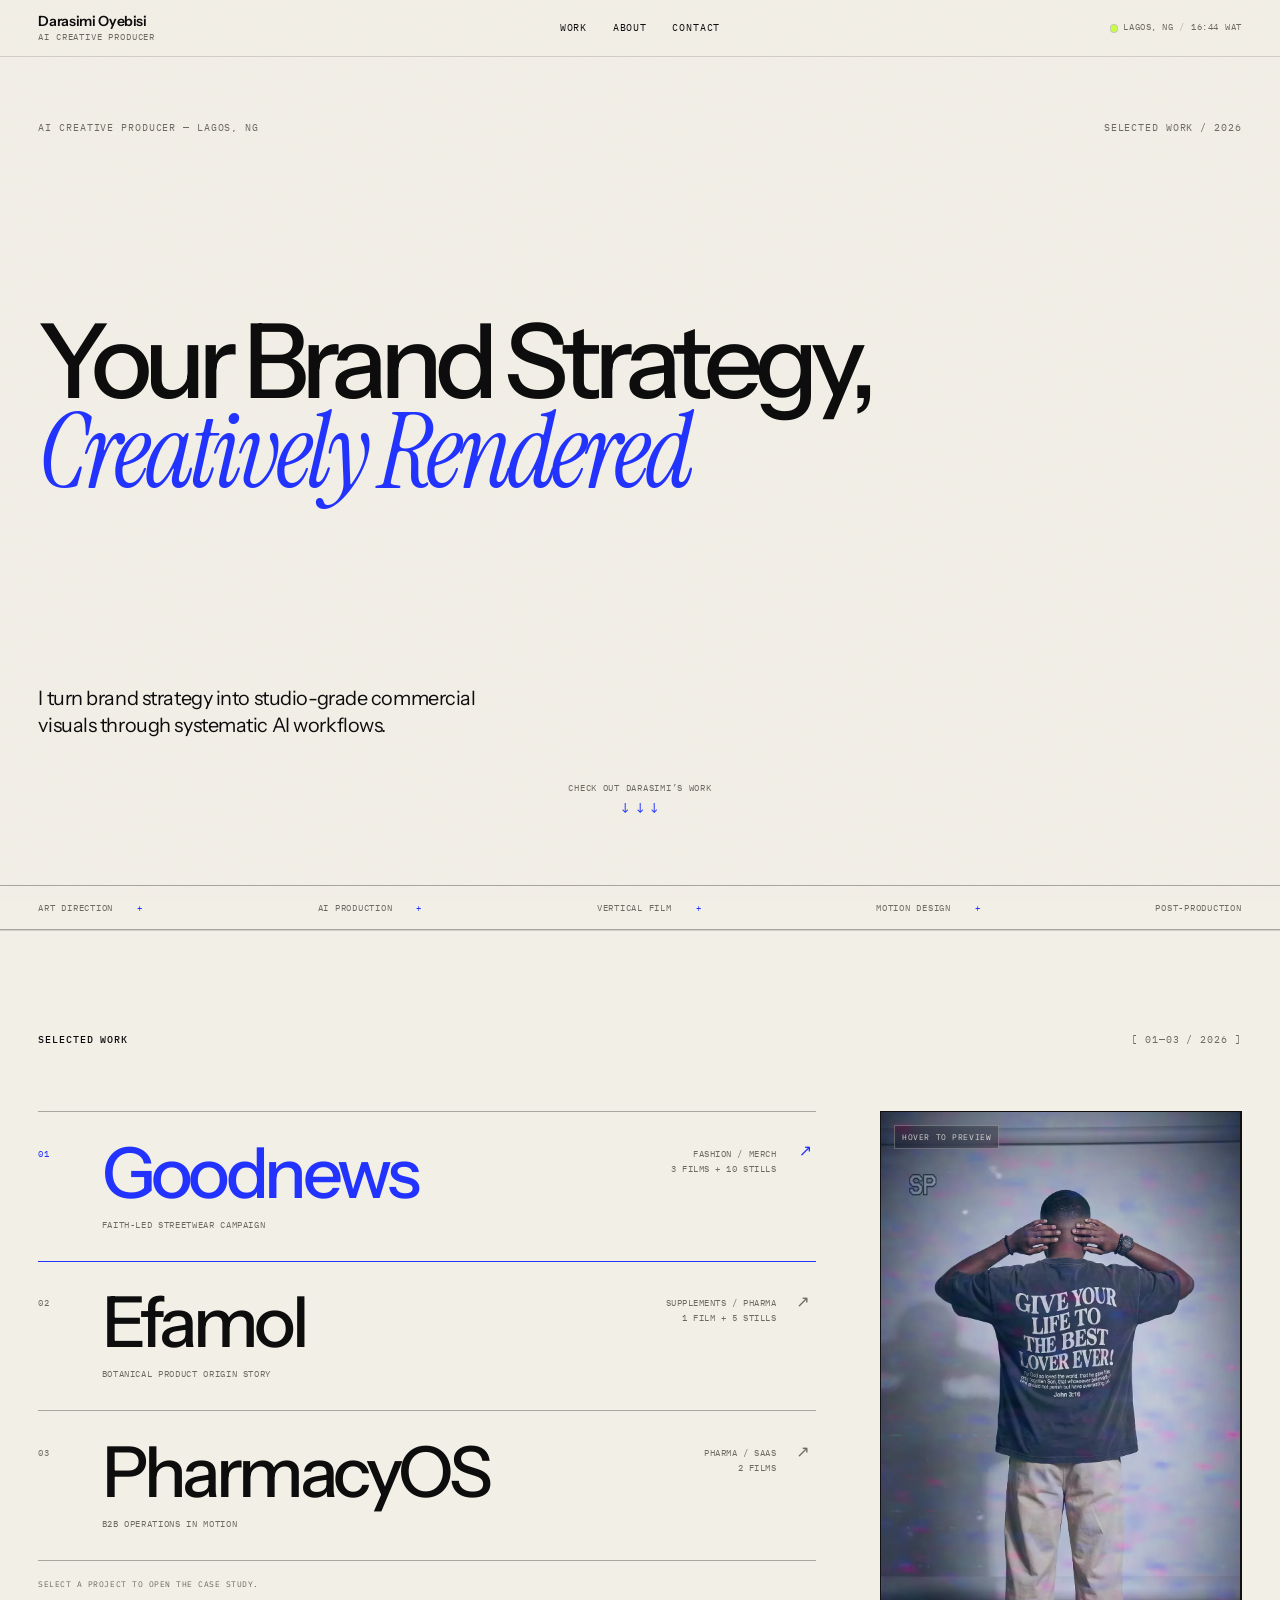
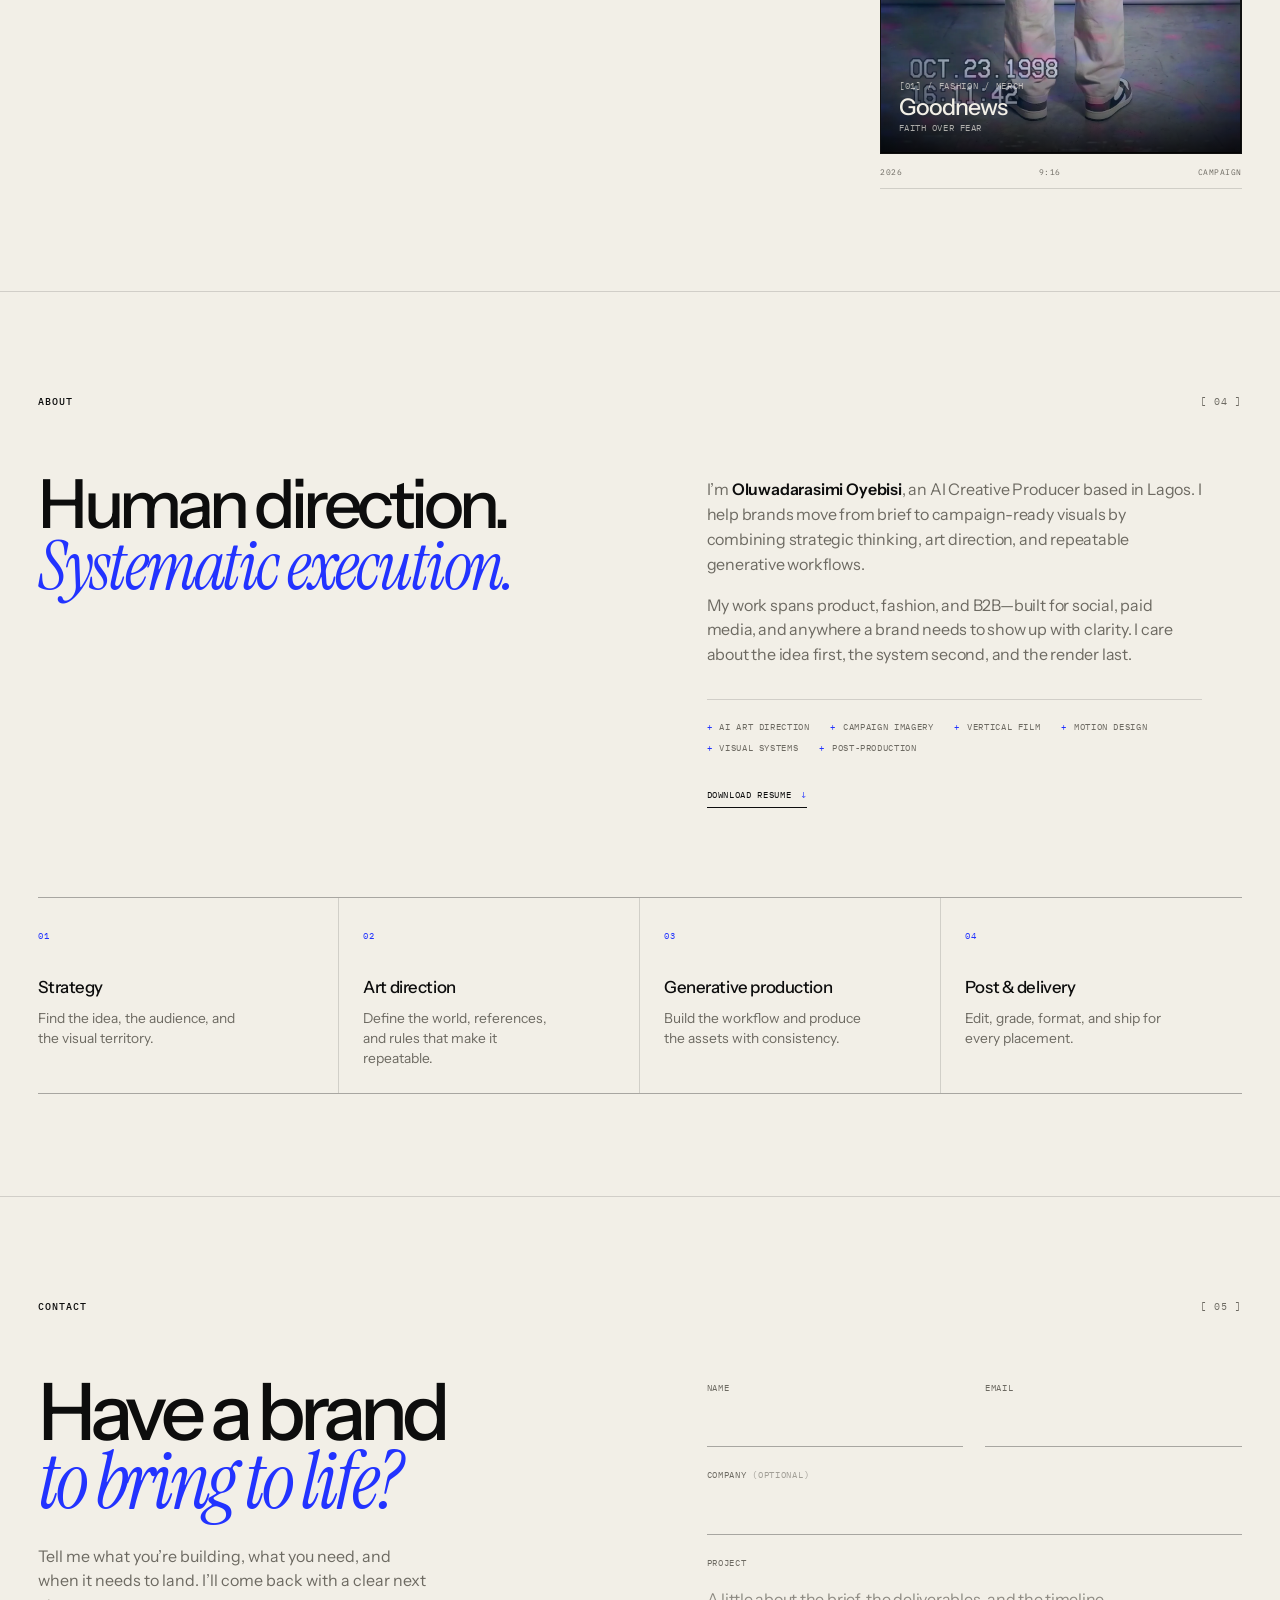
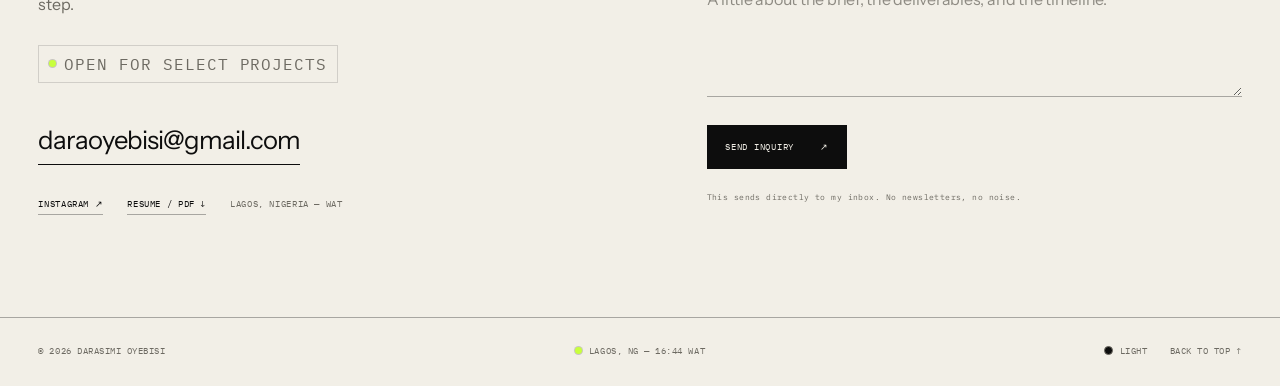
<file: index.html>
<!doctype html>
<html lang="en" data-theme="light">
<head>
  <meta charset="utf-8">
  <meta name="viewport" content="width=device-width, initial-scale=1">
  <title>Darasimi Oyebisi — AI Creative Producer</title>
  <meta name="description" content="Darasimi Oyebisi is an AI Creative Producer turning brand strategy into studio-grade commercial visuals through systematic AI workflows. Selected work for Efamol, Goodnews, and PharmacyOS.">
  <meta name="author" content="Oluwadarasimi Oyebisi">
  <meta name="robots" content="index, follow">
  <meta name="theme-color" content="#F2EFE7">
  <meta name="color-scheme" content="light dark">

  <link rel="canonical" href="https://darasimi-oyebisi.pages.dev/">
  <meta property="og:type" content="website">
  <meta property="og:url" content="https://darasimi-oyebisi.pages.dev/">
  <meta property="og:title" content="Darasimi Oyebisi — AI Creative Producer">
  <meta property="og:description" content="Your Brand Strategy, Creatively Rendered. Studio-grade commercial visuals through systematic AI workflows.">
  <meta property="og:image" content="https://darasimi-oyebisi.pages.dev/assets/img/og-image-v2.jpg">
  <meta property="og:image:width" content="1200">
  <meta property="og:image:height" content="630">
  <meta property="og:image:alt" content="Darasimi Oyebisi — AI Creative Producer, with campaign imagery from Goodnews Merch.">
  <meta name="twitter:card" content="summary_large_image">
  <meta name="twitter:title" content="Darasimi Oyebisi — AI Creative Producer">
  <meta name="twitter:description" content="Your Brand Strategy, Creatively Rendered. Studio-grade commercial visuals through systematic AI workflows.">
  <meta name="twitter:image" content="https://darasimi-oyebisi.pages.dev/assets/img/og-image-v2.jpg">
  <meta name="twitter:image:alt" content="Darasimi Oyebisi — AI Creative Producer, with campaign imagery from Goodnews Merch.">

  <link rel="icon" href="assets/img/favicon.svg" type="image/svg+xml">
  <link rel="preload" href="assets/fonts/instrument-sans-latin.woff2" as="font" type="font/woff2" crossorigin>
  <link rel="preload" href="assets/fonts/instrument-serif-italic-latin.woff2" as="font" type="font/woff2" crossorigin>
  <link rel="stylesheet" href="assets/css/styles.css?v=20261108d">

  <script>
    (() => {
      try {
        const saved = localStorage.getItem('theme');
        document.documentElement.dataset.theme = saved === 'dark' ? 'dark' : 'light';
      } catch (error) {
        document.documentElement.dataset.theme = 'light';
      }
    })();
  </script>

  <script type="application/ld+json">
    {
      "@context": "https://schema.org",
      "@type": "Person",
      "name": "Oluwadarasimi Oyebisi",
      "alternateName": "Darasimi Oyebisi",
      "url": "https://darasimi-oyebisi.pages.dev/",
      "jobTitle": "AI Creative Producer",
      "description": "AI Creative Producer turning brand strategy into studio-grade commercial visuals through systematic AI workflows.",
      "email": "mailto:daraoyebisi@gmail.com",
      "address": {
        "@type": "PostalAddress",
        "addressLocality": "Lagos",
        "addressCountry": "NG"
      },
      "sameAs": [
        "https://www.instagram.com/jeezisreal/"
      ],
      "knowsAbout": [
        "AI art direction",
        "Commercial visuals",
        "Campaign production",
        "Vertical film",
        "Motion design",
        "Post-production"
      ]
    }
  </script>
</head>
<body>
  <a class="skip-link" href="#main">Skip to content</a>

  <header class="site-header">
    <div class="site-header__inner">
      <a class="brand" href="#top" aria-label="Darasimi Oyebisi — back to top">
        <span class="brand__name">Darasimi Oyebisi</span>
        <span class="brand__role">AI Creative Producer</span>
      </a>

      <nav class="site-nav" aria-label="Primary navigation">
        <a href="#work">Work</a>
        <a href="#about">About</a>
        <a href="#contact">Contact</a>
      </nav>

      <p class="header-meta">
        <span class="status-dot" aria-hidden="true"></span>
        <span>Lagos, NG</span>
        <span class="header-meta__sep">/</span>
        <time data-clock datetime="">--:--</time>
        <span>WAT</span>
      </p>
    </div>
  </header>

  <main id="main">
    <section class="hero" id="top" aria-labelledby="hero-title">
      <div class="hero__top">
        <p class="eyebrow">AI Creative Producer — Lagos, NG</p>
        <p class="hero__note">Selected work / 2026</p>
      </div>

      <h1 class="hero__title" id="hero-title">
        Your Brand Strategy,<br>
        <em>Creatively Rendered</em>
      </h1>

      <div class="hero__bottom">
        <p class="hero__lede">
          I turn brand strategy into studio-grade commercial visuals through systematic AI workflows.
        </p>
        <a class="hero-scroll" href="#work">
          <span class="hero-scroll__label">Check out Darasimi’s work</span>
          <span class="hero-scroll__arrows" aria-hidden="true">
            <span>↓</span>
            <span>↓</span>
            <span>↓</span>
          </span>
        </a>
      </div>
    </section>

    <div class="discipline-strip" aria-hidden="true">
      <div class="discipline-strip__inner">
        <span>Art direction</span>
        <span>AI production</span>
        <span>Vertical film</span>
        <span>Motion design</span>
        <span>Post-production</span>
      </div>
    </div>

    <section class="section work" id="work" aria-labelledby="work-title">
      <div class="section-head">
        <h2 class="section-label" id="work-title">Selected work</h2>
        <p class="section-index">[ 01—03 / 2026 ]</p>
      </div>

      <div class="work-grid">
        <div class="work-list">
          <a class="project-row is-active" href="#goodnews" data-project="goodnews" aria-haspopup="dialog">
            <span class="project-row__number">01</span>
            <span class="project-row__body">
              <span class="project-row__name">Goodnews</span>
              <span class="project-row__desc">Faith-led streetwear campaign</span>
            </span>
            <span class="project-row__meta">Fashion / Merch<br>3 films + 10 stills</span>
            <span class="project-row__arrow" aria-hidden="true">↗</span>
            <img class="project-row__thumb" src="assets/media/goodnews/goodnews-poster.webp" alt="" width="1080" height="1920" loading="lazy">
          </a>

          <a class="project-row" href="#efamol" data-project="efamol" aria-haspopup="dialog">
            <span class="project-row__number">02</span>
            <span class="project-row__body">
              <span class="project-row__name">Efamol</span>
              <span class="project-row__desc">Botanical product origin story</span>
            </span>
            <span class="project-row__meta">Supplements / Pharma<br>1 film + 5 stills</span>
            <span class="project-row__arrow" aria-hidden="true">↗</span>
            <img class="project-row__thumb" src="assets/media/efamol/efamol-poster.webp" alt="" width="1080" height="1920" loading="lazy">
          </a>

          <a class="project-row" href="#pharmacyos" data-project="pharmacyos" aria-haspopup="dialog">
            <span class="project-row__number">03</span>
            <span class="project-row__body">
              <span class="project-row__name">PharmacyOS</span>
              <span class="project-row__desc">B2B operations in motion</span>
            </span>
            <span class="project-row__meta">Pharma / SaaS<br>2 films</span>
            <span class="project-row__arrow" aria-hidden="true">↗</span>
            <img class="project-row__thumb" src="assets/media/pharmacyos/pharmacyos-sku-poster.webp" alt="" width="1080" height="1920" loading="lazy">
          </a>

          <p class="work-note">Select a project to open the case study.</p>
        </div>

        <aside class="work-preview" aria-hidden="true">
          <div class="preview-frame">
            <video class="preview-video is-active" data-preview="goodnews" muted loop playsinline preload="none" poster="assets/media/goodnews/goodnews-poster.webp">
              <source src="assets/media/goodnews/goodnews-preview.mp4" type="video/mp4">
            </video>
            <video class="preview-video" data-preview="efamol" muted loop playsinline preload="none" poster="assets/media/efamol/efamol-poster.webp">
              <source src="assets/media/efamol/efamol-preview.mp4" type="video/mp4">
            </video>
            <video class="preview-video" data-preview="pharmacyos" muted loop playsinline preload="none" poster="assets/media/pharmacyos/pharmacyos-sku-poster.webp">
              <source src="assets/media/pharmacyos/pharmacyos-preview.mp4" type="video/mp4">
            </video>

            <div class="preview-overlay">
              <span class="preview-kicker" data-preview-kicker>[01] / Fashion</span>
              <span class="preview-name" data-preview-name>Goodnews</span>
              <span class="preview-caption" data-preview-caption>Faith Over Fear</span>
            </div>

            <span class="preview-hint">Hover to preview</span>
          </div>

          <div class="preview-foot">
            <span>2026</span>
            <span>9:16</span>
            <span>Campaign</span>
          </div>
        </aside>
      </div>
    </section>

    <section class="section about" id="about" aria-labelledby="about-title">
      <div class="section-head">
        <h2 class="section-label" id="about-title">About</h2>
        <p class="section-index">[ 04 ]</p>
      </div>

      <div class="about-grid reveal">
        <h3 class="about-title">
          Human direction.<br>
          <em>Systematic execution.</em>
        </h3>

        <div class="about-copy">
          <p>
            I’m <strong>Oluwadarasimi Oyebisi</strong>, an AI Creative Producer based in Lagos. I help brands move from brief to campaign-ready visuals by combining strategic thinking, art direction, and repeatable generative workflows.
          </p>
          <p>
            My work spans product, fashion, and B2B—built for social, paid media, and anywhere a brand needs to show up with clarity. I care about the idea first, the system second, and the render last.
          </p>

          <ul class="capabilities" aria-label="Capabilities">
            <li>AI art direction</li>
            <li>Campaign imagery</li>
            <li>Vertical film</li>
            <li>Motion design</li>
            <li>Visual systems</li>
            <li>Post-production</li>
          </ul>

          <a class="resume-link" href="resume.pdf" download="Darasimi-Oyebisi-Resume.pdf">
            Download resume <span aria-hidden="true">↓</span>
          </a>
        </div>
      </div>

      <ol class="system reveal" aria-label="How I work">
        <li>
          <span>01</span>
          <h4>Strategy</h4>
          <p>Find the idea, the audience, and the visual territory.</p>
        </li>
        <li>
          <span>02</span>
          <h4>Art direction</h4>
          <p>Define the world, references, and rules that make it repeatable.</p>
        </li>
        <li>
          <span>03</span>
          <h4>Generative production</h4>
          <p>Build the workflow and produce the assets with consistency.</p>
        </li>
        <li>
          <span>04</span>
          <h4>Post &amp; delivery</h4>
          <p>Edit, grade, format, and ship for every placement.</p>
        </li>
      </ol>
    </section>

    <section class="section contact" id="contact" aria-labelledby="contact-title">
      <div class="section-head">
        <h2 class="section-label" id="contact-title">Contact</h2>
        <p class="section-index">[ 05 ]</p>
      </div>

      <div class="contact-grid">
        <div class="contact-intro reveal">
          <h3 class="contact-title">
            Have a brand<br>
            <em>to bring to life?</em>
          </h3>
          <p>
            Tell me what you’re building, what you need, and when it needs to land. I’ll come back with a clear next step.
          </p>

          <p class="availability">
            <span class="status-dot" aria-hidden="true"></span>
            Open for select projects
          </p>

          <a class="email-link" href="mailto:daraoyebisi@gmail.com">daraoyebisi@gmail.com</a>

          <div class="contact-links">
            <a href="https://www.instagram.com/jeezisreal/" target="_blank" rel="noreferrer">Instagram ↗</a>
            <a href="resume.pdf" download="Darasimi-Oyebisi-Resume.pdf">Resume / PDF ↓</a>
            <span>Lagos, Nigeria — WAT</span>
          </div>
        </div>

        <form class="contact-form reveal" action="https://api.web3forms.com/submit" method="POST">
          <input type="hidden" name="access_key" value="2ba2bbd8-4151-403d-96bf-20b921c0349f">
          <input type="hidden" name="subject" value="New project inquiry — Darasimi Oyebisi">
          <input type="hidden" name="from_name" value="Darasimi Oyebisi Portfolio">
          <input type="hidden" name="redirect" value="https://darasimi-oyebisi.pages.dev/thanks.html">
          <input type="checkbox" name="botcheck" class="hp" tabindex="-1" autocomplete="off" aria-hidden="true">

          <div class="form-row">
            <label class="field">
              <span>Name</span>
              <input type="text" name="name" autocomplete="name" required>
            </label>
            <label class="field">
              <span>Email</span>
              <input type="email" name="email" autocomplete="email" required>
            </label>
          </div>

          <label class="field">
            <span>Company <em>(optional)</em></span>
            <input type="text" name="company" autocomplete="organization">
          </label>

          <label class="field">
            <span>Project</span>
            <textarea name="message" rows="4" required placeholder="A little about the brief, the deliverables, and the timeline."></textarea>
          </label>

          <button class="submit-button" type="submit">
            <span>Send inquiry</span>
            <span aria-hidden="true">↗</span>
          </button>

          <p class="form-note">This sends directly to my inbox. No newsletters, no noise.</p>
        </form>
      </div>
    </section>
  </main>

  <footer class="site-footer">
    <div class="site-footer__inner">
      <p>© 2026 Darasimi Oyebisi</p>
      <p class="footer-mid">
        <span class="status-dot" aria-hidden="true"></span>
        <span>Lagos, NG — <time data-clock datetime="">--:--</time> WAT</span>
      </p>
      <div class="footer-actions">
        <button class="theme-toggle" type="button" data-theme-toggle aria-label="Switch to dark mode">
          <span class="theme-toggle__dot" aria-hidden="true"></span>
          <span data-theme-label>Light</span>
        </button>
        <a href="#top">Back to top ↑</a>
      </div>
    </div>
  </footer>

  <dialog class="case-dialog" id="case-study" aria-labelledby="case-title">
    <div class="case-shell">
      <div class="case-topbar">
        <span class="case-kicker" data-case-kicker></span>
        <button class="case-close" type="button" data-case-close>
          <span>Close</span>
          <span aria-hidden="true">×</span>
        </button>
      </div>
      <div data-case-content></div>
    </div>
  </dialog>

  <script src="assets/js/main.js?v=20261104b" defer></script>
</body>
</html>
</file>
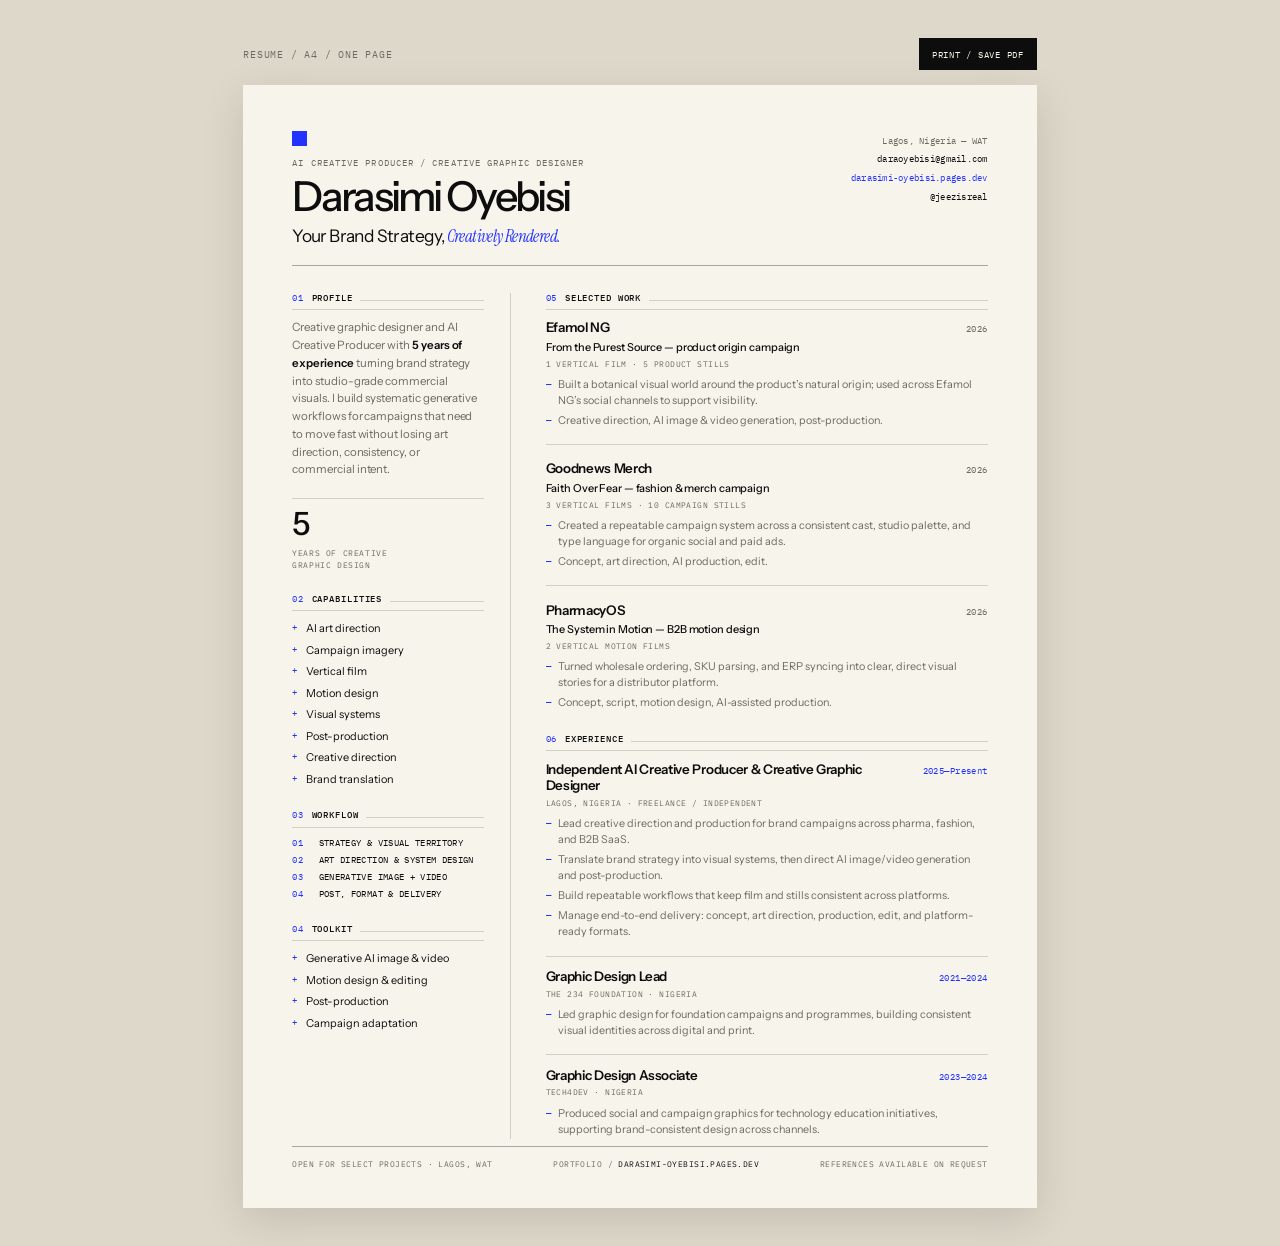
<file: resume.html>
<!doctype html>
<html lang="en">
<head>
  <meta charset="utf-8">
  <meta name="viewport" content="width=device-width, initial-scale=1">
  <title>Darasimi Oyebisi — Resume</title>
  <meta name="robots" content="noindex, nofollow">
  <link rel="preload" href="assets/fonts/instrument-sans-latin.woff2" as="font" type="font/woff2" crossorigin>
  <link rel="preload" href="assets/fonts/instrument-serif-italic-latin.woff2" as="font" type="font/woff2" crossorigin>
  <style>
    @font-face {
      font-family: "Instrument Sans";
      src: url("assets/fonts/instrument-sans-latin.woff2") format("woff2");
      font-weight: 400 700;
      font-style: normal;
      font-display: swap;
    }
    @font-face {
      font-family: "Instrument Serif";
      src: url("assets/fonts/instrument-serif-italic-latin.woff2") format("woff2");
      font-weight: 400;
      font-style: italic;
      font-display: swap;
    }
    @font-face {
      font-family: "IBM Plex Mono";
      src: url("assets/fonts/ibm-plex-mono-400-latin.woff2") format("woff2");
      font-weight: 400;
      font-style: normal;
      font-display: swap;
    }
    @font-face {
      font-family: "IBM Plex Mono";
      src: url("assets/fonts/ibm-plex-mono-500-latin.woff2") format("woff2");
      font-weight: 500;
      font-style: normal;
      font-display: swap;
    }

    :root {
      --paper: #f7f4ec;
      --ink: #0d0d0d;
      --muted: #6d6a62;
      --line: rgba(13, 13, 13, 0.16);
      --line-strong: rgba(13, 13, 13, 0.34);
      --accent: #2233ff;
      --signal: #c8ff3d;
      --sans: "Instrument Sans", system-ui, sans-serif;
      --serif: "Instrument Serif", Georgia, serif;
      --mono: "IBM Plex Mono", ui-monospace, monospace;
    }

    * {
      box-sizing: border-box;
    }

    html,
    body {
      margin: 0;
      padding: 0;
    }

    body {
      background: #ded8ca;
      color: var(--ink);
      font-family: var(--sans);
      -webkit-font-smoothing: antialiased;
      text-rendering: optimizeLegibility;
    }

    a {
      color: inherit;
      text-decoration: none;
    }

    .toolbar {
      width: min(100%, 210mm);
      margin: 10mm auto 4mm;
      display: flex;
      align-items: center;
      justify-content: space-between;
      gap: 1rem;
      font-family: var(--mono);
      font-size: 0.62rem;
      letter-spacing: 0.08em;
      text-transform: uppercase;
      color: var(--muted);
    }

    .toolbar button {
      padding: 0.55rem 0.75rem;
      border: 1px solid var(--ink);
      background: var(--ink);
      color: var(--paper);
      font-family: var(--mono);
      font-size: 0.58rem;
      letter-spacing: 0.08em;
      text-transform: uppercase;
      cursor: pointer;
    }

    .toolbar button:hover {
      background: var(--accent);
      border-color: var(--accent);
    }

    .resume-page {
      width: 210mm;
      min-height: 297mm;
      margin: 0 auto 10mm;
      padding: 12mm 13mm 10mm;
      display: flex;
      flex-direction: column;
      background: var(--paper);
      box-shadow: 0 12px 40px rgba(0, 0, 0, 0.12);
      -webkit-print-color-adjust: exact;
      print-color-adjust: exact;
    }

    .header {
      display: grid;
      grid-template-columns: minmax(0, 1fr) 62mm;
      gap: 10mm;
      padding-bottom: 5mm;
      border-bottom: 1px solid var(--line-strong);
    }

    .header__mark {
      width: 4mm;
      height: 4mm;
      margin-bottom: 3mm;
      background: var(--accent);
    }

    .eyebrow {
      margin: 0 0 2.5mm;
      font-family: var(--mono);
      font-size: 6.8pt;
      letter-spacing: 0.12em;
      text-transform: uppercase;
      color: var(--muted);
    }

    h1 {
      margin: 0;
      font-size: 31pt;
      font-weight: 500;
      letter-spacing: -0.065em;
      line-height: 0.9;
    }

    .tagline {
      margin: 3mm 0 0;
      font-size: 13pt;
      font-weight: 400;
      letter-spacing: -0.035em;
      line-height: 1.1;
    }

    .tagline em {
      font-family: var(--serif);
      font-weight: 400;
      color: var(--accent);
    }

    .header__contact {
      display: flex;
      flex-direction: column;
      align-items: flex-end;
      gap: 1.8mm;
      padding-top: 1mm;
      font-family: var(--mono);
      font-size: 6.7pt;
      letter-spacing: 0.03em;
      line-height: 1.35;
      text-align: right;
      color: var(--muted);
    }

    .header__contact a {
      color: var(--ink);
    }

    .header__contact .accent {
      color: var(--accent);
    }

    .body {
      flex: 1;
      display: grid;
      grid-template-columns: 58mm minmax(0, 1fr);
      gap: 9mm;
      padding-top: 7mm;
      padding-bottom: 2mm;
    }

    .side {
      padding-right: 7mm;
      border-right: 1px solid var(--line);
    }

    .main {
      padding-left: 0;
    }

    .block {
      margin-bottom: 6mm;
    }

    .block:last-child {
      margin-bottom: 0;
    }

    .section-title {
      display: flex;
      align-items: baseline;
      gap: 2mm;
      margin: 0 0 2.5mm;
      padding-bottom: 1.5mm;
      border-bottom: 1px solid var(--line);
      font-family: var(--mono);
      font-size: 6.6pt;
      font-weight: 500;
      letter-spacing: 0.1em;
      line-height: 1.2;
      text-transform: uppercase;
      color: var(--ink);
    }

    .section-title span {
      color: var(--accent);
      font-weight: 400;
    }

    .section-title .rule {
      flex: 1;
      height: 1px;
      background: var(--line);
    }

    .profile {
      margin: 0;
      font-size: 8.6pt;
      line-height: 1.55;
      letter-spacing: -0.005em;
      color: var(--muted);
    }

    .profile strong {
      color: var(--ink);
      font-weight: 600;
    }

    .stat {
      margin-top: 5mm;
      padding-top: 3mm;
      border-top: 1px solid var(--line);
    }

    .stat strong {
      display: block;
      font-size: 24pt;
      font-weight: 500;
      letter-spacing: -0.06em;
      line-height: 0.9;
    }

    .stat span {
      display: block;
      margin-top: 2mm;
      max-width: 22ch;
      font-family: var(--mono);
      font-size: 6.3pt;
      letter-spacing: 0.07em;
      line-height: 1.45;
      text-transform: uppercase;
      color: var(--muted);
    }

    .list {
      margin: 0;
      padding: 0;
      list-style: none;
      font-size: 8.2pt;
      line-height: 1.55;
    }

    .list li {
      position: relative;
      padding-left: 3.5mm;
    }

    .list li::before {
      content: "+";
      position: absolute;
      left: 0;
      top: 0;
      color: var(--accent);
      font-family: var(--mono);
      font-size: 7pt;
    }

    .list li + li {
      margin-top: 1.2mm;
    }

    .workflow li {
      display: flex;
      gap: 2mm;
      padding-left: 0;
      font-family: var(--mono);
      font-size: 6.5pt;
      letter-spacing: 0.04em;
      line-height: 1.45;
      text-transform: uppercase;
    }

    .workflow li::before {
      display: none;
    }

    .workflow li span:first-child {
      flex: 0 0 5mm;
      color: var(--accent);
    }

    .availability {
      display: flex;
      flex-direction: column;
      gap: 1.6mm;
      margin: 0;
      font-family: var(--mono);
      font-size: 6.8pt;
      letter-spacing: 0.04em;
      line-height: 1.4;
      color: var(--muted);
    }

    .availability .status {
      display: flex;
      align-items: center;
      gap: 1.5mm;
      color: var(--ink);
      text-transform: uppercase;
      letter-spacing: 0.06em;
    }

    .status-dot {
      width: 1.8mm;
      height: 1.8mm;
      border-radius: 50%;
      background: var(--signal);
      box-shadow: 0 0 0 0.3mm rgba(13, 13, 13, 0.18);
    }

    .project {
      padding-bottom: 4mm;
      margin-bottom: 4mm;
      border-bottom: 1px solid var(--line);
    }

    .project:last-child {
      padding-bottom: 0;
      margin-bottom: 0;
      border-bottom: 0;
    }

    .project__top,
    .job__top {
      display: flex;
      align-items: baseline;
      justify-content: space-between;
      gap: 3mm;
    }

    .project h3,
    .job h3 {
      margin: 0;
      font-size: 10pt;
      font-weight: 600;
      letter-spacing: -0.025em;
      line-height: 1.2;
    }

    .project__year,
    .job__date {
      flex: 0 0 auto;
      font-family: var(--mono);
      font-size: 6.4pt;
      letter-spacing: 0.05em;
      color: var(--muted);
    }

    .project__sub {
      margin: 1.2mm 0 0;
      font-size: 8.2pt;
      font-weight: 500;
      letter-spacing: -0.01em;
      color: var(--ink);
    }

    .project__meta,
    .job__meta {
      margin: 1mm 0 2mm;
      font-family: var(--mono);
      font-size: 6.3pt;
      letter-spacing: 0.05em;
      line-height: 1.4;
      text-transform: uppercase;
      color: var(--muted);
    }

    .project__points,
    .job__points {
      margin: 0;
      padding: 0;
      list-style: none;
      font-size: 8.1pt;
      line-height: 1.5;
      color: var(--muted);
    }

    .project__points li,
    .job__points li {
      position: relative;
      padding-left: 3.2mm;
    }

    .project__points li::before,
    .job__points li::before {
      content: "—";
      position: absolute;
      left: 0;
      color: var(--accent);
      font-family: var(--mono);
      font-size: 6.5pt;
    }

    .project__points li + li,
    .job__points li + li {
      margin-top: 1mm;
    }

    .job {
      padding-top: 0;
    }

    .job + .job {
      margin-top: 4mm;
      padding-top: 3mm;
      border-top: 1px solid var(--line);
    }

    .job__date {
      color: var(--accent);
    }

    .job__points {
      margin-top: 2mm;
    }

    .footer {
      display: flex;
      align-items: baseline;
      justify-content: space-between;
      gap: 6mm;
      padding-top: 3mm;
      border-top: 1px solid var(--line-strong);
      font-family: var(--mono);
      font-size: 6.2pt;
      letter-spacing: 0.05em;
      line-height: 1.4;
      text-transform: uppercase;
      color: var(--muted);
    }

    .footer a {
      color: var(--ink);
    }

    @page {
      size: A4;
      margin: 0;
    }

    @media print {
      body {
        background: var(--paper);
      }

      .toolbar {
        display: none;
      }

      .resume-page {
        width: 210mm;
        min-height: 297mm;
        margin: 0;
        box-shadow: none;
      }
    }

    @media screen and (max-width: 850px) {
      .toolbar {
        width: auto;
        margin: 16px;
      }

      .resume-page {
        transform-origin: top center;
      }
    }
  </style>
</head>
<body>
  <div class="toolbar">
    <span>Resume / A4 / One page</span>
    <button type="button" onclick="window.print()">Print / Save PDF</button>
  </div>

  <main class="resume-page" aria-label="Darasimi Oyebisi resume">
    <header class="header">
      <div class="header__main">
        <div class="header__mark" aria-hidden="true"></div>
        <p class="eyebrow">AI Creative Producer / Creative Graphic Designer</p>
        <h1>Darasimi Oyebisi</h1>
        <p class="tagline">Your Brand Strategy, <em>Creatively Rendered.</em></p>
      </div>

      <div class="header__contact">
        <span>Lagos, Nigeria — WAT</span>
        <a href="mailto:daraoyebisi@gmail.com">daraoyebisi@gmail.com</a>
        <a class="accent" href="https://darasimi-oyebisi.pages.dev/">darasimi-oyebisi.pages.dev</a>
        <a href="https://www.instagram.com/jeezisreal/">@jeezisreal</a>
      </div>
    </header>

    <div class="body">
      <aside class="side">
        <section class="block">
          <h2 class="section-title"><span>01</span> Profile <span class="rule"></span></h2>
          <p class="profile">
            Creative graphic designer and AI Creative Producer with <strong>5 years of experience</strong> turning brand strategy into studio-grade commercial visuals. I build systematic generative workflows for campaigns that need to move fast without losing art direction, consistency, or commercial intent.
          </p>
          <div class="stat">
            <strong>5</strong>
            <span>Years of creative graphic design</span>
          </div>
        </section>

        <section class="block">
          <h2 class="section-title"><span>02</span> Capabilities <span class="rule"></span></h2>
          <ul class="list">
            <li>AI art direction</li>
            <li>Campaign imagery</li>
            <li>Vertical film</li>
            <li>Motion design</li>
            <li>Visual systems</li>
            <li>Post-production</li>
            <li>Creative direction</li>
            <li>Brand translation</li>
          </ul>
        </section>

        <section class="block">
          <h2 class="section-title"><span>03</span> Workflow <span class="rule"></span></h2>
          <ul class="list workflow">
            <li><span>01</span><span>Strategy &amp; visual territory</span></li>
            <li><span>02</span><span>Art direction &amp; system design</span></li>
            <li><span>03</span><span>Generative image + video</span></li>
            <li><span>04</span><span>Post, format &amp; delivery</span></li>
          </ul>
        </section>

        <section class="block">
          <h2 class="section-title"><span>04</span> Toolkit <span class="rule"></span></h2>
          <ul class="list">
            <li>Generative AI image &amp; video</li>
            <li>Motion design &amp; editing</li>
            <li>Post-production</li>
            <li>Campaign adaptation</li>
          </ul>
        </section>
      </aside>

      <div class="main">
        <section class="block">
          <h2 class="section-title"><span>05</span> Selected Work <span class="rule"></span></h2>

          <article class="project">
            <div class="project__top">
              <h3>Efamol NG</h3>
              <span class="project__year">2026</span>
            </div>
            <p class="project__sub">From the Purest Source — product origin campaign</p>
            <p class="project__meta">1 vertical film · 5 product stills</p>
            <ul class="project__points">
              <li>Built a botanical visual world around the product’s natural origin; used across Efamol NG’s social channels to support visibility.</li>
              <li>Creative direction, AI image &amp; video generation, post-production.</li>
            </ul>
          </article>

          <article class="project">
            <div class="project__top">
              <h3>Goodnews Merch</h3>
              <span class="project__year">2026</span>
            </div>
            <p class="project__sub">Faith Over Fear — fashion &amp; merch campaign</p>
            <p class="project__meta">3 vertical films · 10 campaign stills</p>
            <ul class="project__points">
              <li>Created a repeatable campaign system across a consistent cast, studio palette, and type language for organic social and paid ads.</li>
              <li>Concept, art direction, AI production, edit.</li>
            </ul>
          </article>

          <article class="project">
            <div class="project__top">
              <h3>PharmacyOS</h3>
              <span class="project__year">2026</span>
            </div>
            <p class="project__sub">The System in Motion — B2B motion design</p>
            <p class="project__meta">2 vertical motion films</p>
            <ul class="project__points">
              <li>Turned wholesale ordering, SKU parsing, and ERP syncing into clear, direct visual stories for a distributor platform.</li>
              <li>Concept, script, motion design, AI-assisted production.</li>
            </ul>
          </article>
        </section>

        <section class="block">
          <h2 class="section-title"><span>06</span> Experience <span class="rule"></span></h2>
          <article class="job">
            <div class="job__top">
              <h3>Independent AI Creative Producer &amp; Creative Graphic Designer</h3>
              <span class="job__date">2025—Present</span>
            </div>
            <p class="job__meta">Lagos, Nigeria · Freelance / independent</p>
            <ul class="job__points">
              <li>Lead creative direction and production for brand campaigns across pharma, fashion, and B2B SaaS.</li>
              <li>Translate brand strategy into visual systems, then direct AI image/video generation and post-production.</li>
              <li>Build repeatable workflows that keep film and stills consistent across platforms.</li>
              <li>Manage end-to-end delivery: concept, art direction, production, edit, and platform-ready formats.</li>
            </ul>
          </article>

          <article class="job">
            <div class="job__top">
              <h3>Graphic Design Lead</h3>
              <span class="job__date">2021—2024</span>
            </div>
            <p class="job__meta">The 234 Foundation · Nigeria</p>
            <ul class="job__points">
              <li>Led graphic design for foundation campaigns and programmes, building consistent visual identities across digital and print.</li>
            </ul>
          </article>

          <article class="job">
            <div class="job__top">
              <h3>Graphic Design Associate</h3>
              <span class="job__date">2023—2024</span>
            </div>
            <p class="job__meta">Tech4Dev · Nigeria</p>
            <ul class="job__points">
              <li>Produced social and campaign graphics for technology education initiatives, supporting brand-consistent design across channels.</li>
            </ul>
          </article>
        </section>
      </div>
    </div>

    <footer class="footer">
      <span>Open for select projects · Lagos, WAT</span>
      <span>Portfolio / <a href="https://darasimi-oyebisi.pages.dev/">darasimi-oyebisi.pages.dev</a></span>
      <span>References available on request</span>
    </footer>
  </main>
</body>
</html>
</file>
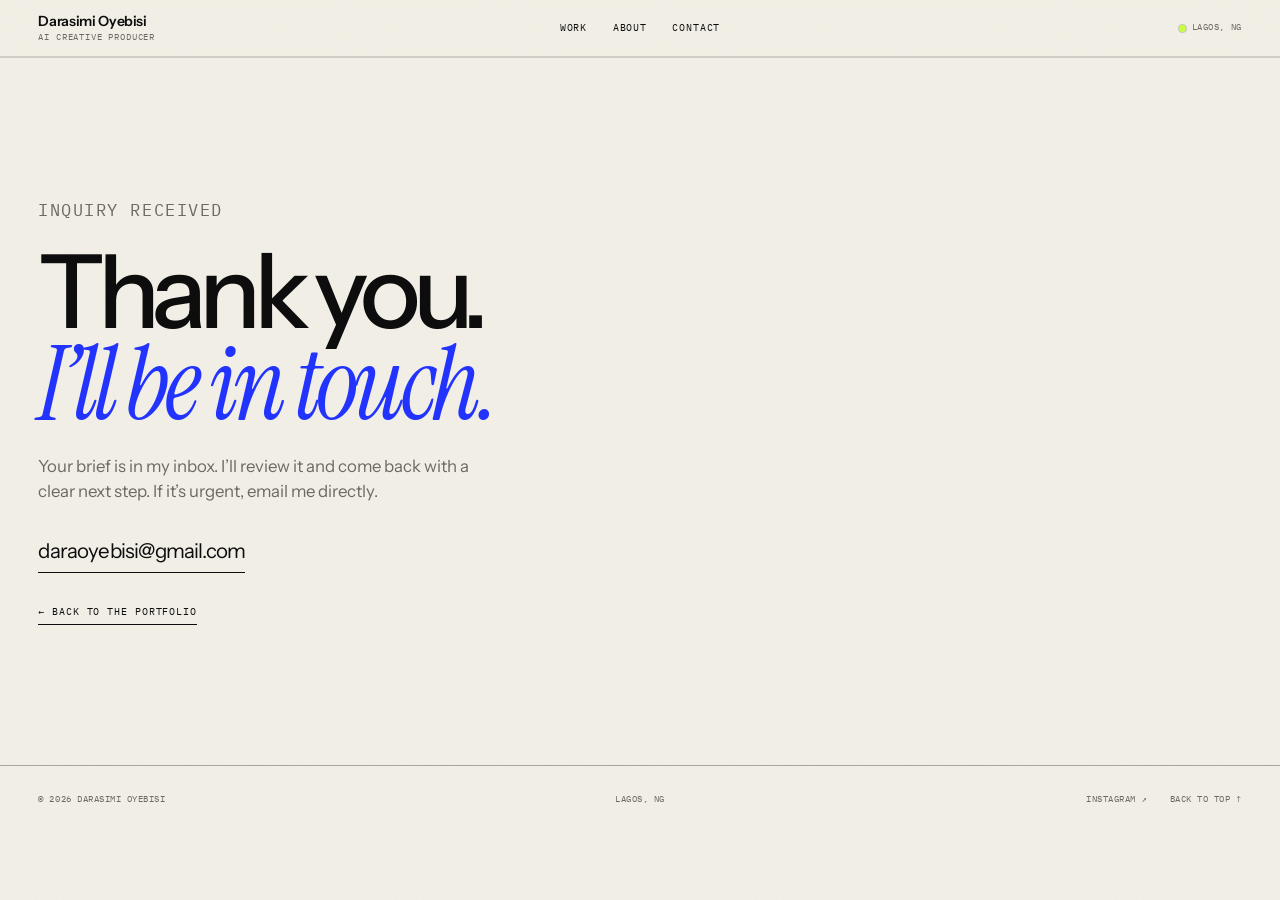
<file: thanks.html>
<!doctype html>
<html lang="en" data-theme="light">
<head>
  <meta charset="utf-8">
  <meta name="viewport" content="width=device-width, initial-scale=1">
  <title>Inquiry received — Darasimi Oyebisi</title>
  <meta name="robots" content="noindex, follow">
  <meta name="theme-color" content="#F2EFE7">
  <meta name="color-scheme" content="light">
  <link rel="icon" href="assets/img/favicon.svg" type="image/svg+xml">
  <link rel="preload" href="assets/fonts/instrument-sans-latin.woff2" as="font" type="font/woff2" crossorigin>
  <link rel="preload" href="assets/fonts/instrument-serif-italic-latin.woff2" as="font" type="font/woff2" crossorigin>
  <link rel="stylesheet" href="assets/css/styles.css?v=20261108d">
</head>
<body>
  <a class="skip-link" href="#main">Skip to content</a>

  <header class="site-header">
    <div class="site-header__inner">
      <a class="brand" href="index.html" aria-label="Darasimi Oyebisi — back to portfolio">
        <span class="brand__name">Darasimi Oyebisi</span>
        <span class="brand__role">AI Creative Producer</span>
      </a>

      <nav class="site-nav" aria-label="Primary navigation">
        <a href="index.html#work">Work</a>
        <a href="index.html#about">About</a>
        <a href="index.html#contact">Contact</a>
      </nav>

      <p class="header-meta">
        <span class="status-dot" aria-hidden="true"></span>
        <span>Lagos, NG</span>
      </p>
    </div>
  </header>

  <main id="main">
    <section class="section thanks" aria-labelledby="thanks-title">
      <p class="eyebrow">Inquiry received</p>
      <h1 id="thanks-title">Thank you.<br><em>I’ll be in touch.</em></h1>
      <p>
        Your brief is in my inbox. I’ll review it and come back with a clear next step. If it’s urgent, email me directly.
      </p>
      <a class="email-link" href="mailto:daraoyebisi@gmail.com">daraoyebisi@gmail.com</a>
      <p><a class="scroll-cue" href="index.html">← Back to the portfolio</a></p>
    </section>
  </main>

  <footer class="site-footer">
    <div class="site-footer__inner">
      <p>© 2026 Darasimi Oyebisi</p>
      <p class="footer-mid">Lagos, NG</p>
      <div class="footer-actions">
        <a href="https://www.instagram.com/jeezisreal/" target="_blank" rel="noreferrer">Instagram ↗</a>
        <a href="index.html#top">Back to top ↑</a>
      </div>
    </div>
  </footer>
</body>
</html>
</file>
<file: assets/css/styles.css>
/* ------------------------------------------------------------
   Fonts
------------------------------------------------------------ */
@font-face {
  font-family: "Instrument Sans";
  src: url("../fonts/instrument-sans-latin.woff2") format("woff2");
  font-weight: 400 700;
  font-style: normal;
  font-display: swap;
}
@font-face {
  font-family: "Instrument Serif";
  src: url("../fonts/instrument-serif-italic-latin.woff2") format("woff2");
  font-weight: 400;
  font-style: italic;
  font-display: swap;
}
@font-face {
  font-family: "IBM Plex Mono";
  src: url("../fonts/ibm-plex-mono-400-latin.woff2") format("woff2");
  font-weight: 400;
  font-style: normal;
  font-display: swap;
}
@font-face {
  font-family: "IBM Plex Mono";
  src: url("../fonts/ibm-plex-mono-500-latin.woff2") format("woff2");
  font-weight: 500;
  font-style: normal;
  font-display: swap;
}

/* ------------------------------------------------------------
   Tokens
------------------------------------------------------------ */
:root {
  --paper: #f2efe7;
  --ink: #0d0d0d;
  --muted: #6d6a62;
  --line: rgba(13, 13, 13, 0.14);
  --line-strong: rgba(13, 13, 13, 0.32);
  --accent: #2233ff;
  --accent-ink: #f2efe7;
  --signal: #c8ff3d;
  --overlay: #090909;
  --overlay-ink: #f2efe7;
  --overlay-muted: #938f86;
  --overlay-line: rgba(242, 239, 231, 0.16);
  --overlay-accent: #6b7bff;
  --font-sans: "Instrument Sans", system-ui, -apple-system, "Segoe UI", sans-serif;
  --font-serif: "Instrument Serif", Georgia, "Times New Roman", serif;
  --font-mono: "IBM Plex Mono", ui-monospace, SFMono-Regular, Consolas, monospace;
  --gutter: clamp(1.25rem, 3vw, 3.5rem);
  --header-h: 4.5rem;
  --ease: cubic-bezier(0.22, 1, 0.36, 1);
}

[data-theme="dark"] {
  --paper: #0b0b0b;
  --ink: #f2efe7;
  --muted: #938f86;
  --line: rgba(242, 239, 231, 0.16);
  --line-strong: rgba(242, 239, 231, 0.34);
  --accent: #6b7bff;
  --accent-ink: #0b0b0b;
  --signal: #c8ff3d;
}

/* ------------------------------------------------------------
   Reset / base
------------------------------------------------------------ */
*,
*::before,
*::after {
  box-sizing: border-box;
}

html {
  scroll-behavior: smooth;
  scroll-padding-top: calc(var(--header-h) + 1.5rem);
  -webkit-text-size-adjust: 100%;
}

body {
  margin: 0;
  background: var(--paper);
  color: var(--ink);
  font-family: var(--font-sans);
  font-size: 1rem;
  line-height: 1.5;
  -webkit-font-smoothing: antialiased;
  text-rendering: optimizeLegibility;
  overflow-x: hidden;
  transition: background-color 0.45s ease, color 0.45s ease;
}

body::before {
  content: "";
  position: fixed;
  inset: 0;
  z-index: 100;
  pointer-events: none;
  opacity: 0.035;
  background-image: url("data:image/svg+xml,%3Csvg viewBox='0 0 180 180' xmlns='http://www.w3.org/2000/svg'%3E%3Cfilter id='n'%3E%3CfeTurbulence type='fractalNoise' baseFrequency='.9' numOctaves='3' stitchTiles='stitch'/%3E%3C/filter%3E%3Crect width='100%25' height='100%25' filter='url(%23n)'/%3E%3C/svg%3E");
  background-size: 180px 180px;
  mix-blend-mode: multiply;
}

[data-theme="dark"] body::before {
  opacity: 0.05;
  mix-blend-mode: screen;
}

h1,
h2,
h3,
h4,
p,
figure,
blockquote {
  margin: 0;
}

ul,
ol {
  margin: 0;
  padding: 0;
  list-style: none;
}

a {
  color: inherit;
  text-decoration: none;
}

img,
video {
  max-width: 100%;
  display: block;
}

button,
input,
textarea,
select {
  font: inherit;
}

button {
  color: inherit;
}

::selection {
  background: var(--accent);
  color: var(--accent-ink);
}

:focus-visible {
  outline: 2px solid var(--accent);
  outline-offset: 4px;
}

.skip-link {
  position: fixed;
  top: 1rem;
  left: 1rem;
  z-index: 200;
  padding: 0.65rem 0.9rem;
  background: var(--ink);
  color: var(--paper);
  font-family: var(--font-mono);
  font-size: 0.68rem;
  letter-spacing: 0.08em;
  text-transform: uppercase;
  transform: translateY(-200%);
  transition: transform 0.2s ease;
}

.skip-link:focus {
  transform: translateY(0);
}

.status-dot {
  display: inline-block;
  width: 0.43rem;
  height: 0.43rem;
  flex: 0 0 auto;
  border-radius: 50%;
  background: var(--signal);
  box-shadow: 0 0 0 1px rgba(13, 13, 13, 0.18);
}

/* ------------------------------------------------------------
   Header
------------------------------------------------------------ */
.site-header {
  position: sticky;
  top: 0;
  z-index: 50;
  background: color-mix(in srgb, var(--paper) 92%, transparent);
  border-bottom: 1px solid var(--line);
  backdrop-filter: blur(16px);
  -webkit-backdrop-filter: blur(16px);
}

.site-header__inner {
  width: min(100%, 1600px);
  margin: 0 auto;
  padding: 0.85rem var(--gutter);
  display: grid;
  grid-template-columns: 1fr auto 1fr;
  align-items: center;
  gap: 1rem;
}

.brand {
  display: inline-flex;
  flex-direction: column;
  gap: 0.15rem;
  justify-self: start;
}

.brand__name {
  font-size: 0.88rem;
  font-weight: 600;
  letter-spacing: -0.025em;
  line-height: 1.1;
}

.brand__role {
  font-family: var(--font-mono);
  font-size: 0.58rem;
  font-weight: 400;
  letter-spacing: 0.09em;
  line-height: 1.2;
  text-transform: uppercase;
  color: var(--muted);
}

.site-nav {
  display: flex;
  align-items: center;
  gap: clamp(1rem, 2vw, 2rem);
  font-family: var(--font-mono);
  font-size: 0.64rem;
  font-weight: 400;
  letter-spacing: 0.08em;
  text-transform: uppercase;
}

.site-nav a {
  position: relative;
  padding: 0.25rem 0;
}

.site-nav a::after {
  content: "";
  position: absolute;
  left: 0;
  right: 0;
  bottom: -0.05rem;
  height: 1px;
  background: var(--accent);
  transform: scaleX(0);
  transform-origin: left;
  transition: transform 0.3s var(--ease);
}

.site-nav a:hover::after,
.site-nav a:focus-visible::after {
  transform: scaleX(1);
}

.header-meta {
  display: flex;
  align-items: center;
  gap: 0.38rem;
  justify-self: end;
  font-family: var(--font-mono);
  font-size: 0.57rem;
  letter-spacing: 0.06em;
  text-transform: uppercase;
  color: var(--muted);
  white-space: nowrap;
}

.header-meta__sep {
  opacity: 0.45;
}

/* ------------------------------------------------------------
   Hero
------------------------------------------------------------ */
.hero {
  width: min(100%, 1600px);
  min-height: calc(100svh - var(--header-h));
  margin: 0 auto;
  padding: clamp(2.5rem, 5vw, 5rem) var(--gutter) clamp(2.5rem, 5vw, 5rem);
  display: flex;
  flex-direction: column;
  justify-content: space-between;
  gap: clamp(3rem, 7vw, 7rem);
}

.hero__top {
  display: flex;
  align-items: baseline;
  justify-content: space-between;
  gap: 1.5rem;
}

.eyebrow,
.hero__note,
.section-label,
.section-index,
.scroll-cue {
  font-family: var(--font-mono);
  font-size: 0.62rem;
  font-weight: 400;
  letter-spacing: 0.09em;
  line-height: 1.4;
  text-transform: uppercase;
}

.eyebrow,
.hero__note {
  color: var(--muted);
}

.hero__note {
  text-align: right;
}

.hero__title {
  max-width: 22ch;
  font-size: clamp(2.8rem, 8.1vw, 9rem);
  font-weight: 500;
  letter-spacing: -0.075em;
  line-height: 0.86;
  text-wrap: balance;
  animation: fade-up 1s var(--ease) 0.06s both;
}

.hero__title em {
  font-family: var(--font-serif);
  font-weight: 400;
  font-style: italic;
  letter-spacing: -0.045em;
  color: var(--accent);
}

.hero__bottom {
  display: grid;
  grid-template-columns: 1fr;
  align-items: end;
  gap: clamp(1.5rem, 3vw, 2.5rem);
  padding-top: 0.5rem;
}

.hero__lede {
  max-width: 34ch;
  font-size: clamp(1.05rem, 1.55vw, 1.35rem);
  line-height: 1.35;
  letter-spacing: -0.022em;
  text-wrap: pretty;
}

.hero-scroll {
  display: inline-flex;
  flex-direction: column;
  align-items: center;
  justify-self: center;
  gap: 0.45rem;
  width: fit-content;
  padding: 0.35rem 0.6rem;
  font-family: var(--font-mono);
  font-size: 0.57rem;
  letter-spacing: 0.08em;
  line-height: 1.3;
  text-transform: uppercase;
  color: var(--muted);
  transition: color 0.3s ease;
}

.hero-scroll:hover,
.hero-scroll:focus-visible {
  color: var(--accent);
}

.hero-scroll__label {
  white-space: nowrap;
}

.hero-scroll__arrows {
  display: flex;
  gap: 0.35rem;
  color: var(--accent);
  font-size: 0.85rem;
  line-height: 1;
}

.hero-scroll__arrows span {
  display: inline-block;
  animation: blink-arrow 1.5s ease-in-out infinite;
}

.hero-scroll__arrows span:nth-child(2) {
  animation-delay: 0.18s;
}

.hero-scroll__arrows span:nth-child(3) {
  animation-delay: 0.36s;
}

@keyframes blink-arrow {
  0%,
  100% {
    opacity: 0.25;
    transform: translateY(0);
  }
  50% {
    opacity: 1;
    transform: translateY(0.16rem);
  }
}

.scroll-cue {
  display: inline-flex;
  align-items: center;
  gap: 0.75rem;
  padding-bottom: 0.35rem;
  border-bottom: 1px solid var(--ink);
  white-space: nowrap;
  color: var(--ink);
  animation: fade-up 1s var(--ease) 0.28s both;
}

.scroll-cue span:last-child {
  color: var(--accent);
  font-size: 0.9rem;
}

.hero__top,
.hero__title {
  opacity: 0;
}

.hero__top {
  animation: fade-up 0.85s var(--ease) both;
}

/* ------------------------------------------------------------
   Discipline strip
------------------------------------------------------------ */
.discipline-strip {
  border-top: 1px solid var(--line-strong);
  border-bottom: 1px solid var(--line-strong);
  overflow: hidden;
}

.discipline-strip__inner {
  width: min(100%, 1600px);
  margin: 0 auto;
  padding: 0.9rem var(--gutter);
  display: flex;
  justify-content: space-between;
  gap: 1.5rem;
  font-family: var(--font-mono);
  font-size: 0.58rem;
  letter-spacing: 0.08em;
  text-transform: uppercase;
  color: var(--muted);
  white-space: nowrap;
}

.discipline-strip__inner span {
  display: inline-flex;
  align-items: center;
  gap: 1.5rem;
}

.discipline-strip__inner span:not(:last-child)::after {
  content: "+";
  color: var(--accent);
}

/* ------------------------------------------------------------
   Shared section
------------------------------------------------------------ */
.section {
  width: min(100%, 1600px);
  margin: 0 auto;
  padding: clamp(4rem, 8vw, 8rem) var(--gutter);
  border-top: 1px solid var(--line);
}

.section-head {
  display: flex;
  align-items: baseline;
  justify-content: space-between;
  gap: 1.5rem;
  margin-bottom: clamp(2.5rem, 5vw, 4.5rem);
}

.section-label {
  font-weight: 500;
  color: var(--ink);
}

.section-index {
  color: var(--muted);
  text-align: right;
}

/* ------------------------------------------------------------
   Work
------------------------------------------------------------ */
.work-grid {
  display: grid;
  grid-template-columns: minmax(0, 1.55fr) minmax(250px, 0.72fr);
  align-items: start;
  gap: clamp(2rem, 5vw, 6rem);
}

.work-list {
  border-top: 1px solid var(--line-strong);
}

.work-note {
  margin-top: 1.1rem;
  font-family: var(--font-mono);
  font-size: 0.53rem;
  letter-spacing: 0.06em;
  line-height: 1.5;
  text-transform: uppercase;
  color: var(--muted);
}

.project-row {
  position: relative;
  display: grid;
  grid-template-columns: 2.7rem minmax(0, 1fr) auto 1.25rem;
  align-items: start;
  gap: 1.25rem;
  padding: clamp(1.2rem, 2.3vw, 2.15rem) 0;
  border-bottom: 1px solid var(--line-strong);
  transition: color 0.3s ease, padding 0.45s var(--ease);
}

.project-row::before {
  content: "";
  position: absolute;
  left: 0;
  right: 0;
  bottom: -1px;
  height: 1px;
  background: var(--accent);
  transform: scaleX(0);
  transform-origin: left;
  transition: transform 0.55s var(--ease);
}

.project-row:hover::before,
.project-row:focus-visible::before,
.project-row.is-active::before {
  transform: scaleX(1);
}

.project-row__number {
  padding-top: 0.55em;
  font-family: var(--font-mono);
  font-size: 0.59rem;
  letter-spacing: 0.06em;
  color: var(--muted);
  transition: color 0.3s ease;
}

.project-row__body {
  display: flex;
  flex-direction: column;
  min-width: 0;
}

.project-row__name {
  font-size: clamp(2.65rem, 5.5vw, 6rem);
  font-weight: 500;
  letter-spacing: -0.065em;
  line-height: 0.9;
  transition: color 0.3s ease, transform 0.45s var(--ease);
  transform-origin: left;
}

.project-row__desc {
  margin-top: 0.8rem;
  font-family: var(--font-mono);
  font-size: 0.58rem;
  letter-spacing: 0.07em;
  line-height: 1.45;
  text-transform: uppercase;
  color: var(--muted);
}

.project-row__meta {
  padding-top: 0.6em;
  font-family: var(--font-mono);
  font-size: 0.56rem;
  letter-spacing: 0.06em;
  line-height: 1.65;
  text-transform: uppercase;
  text-align: right;
  color: var(--muted);
  white-space: nowrap;
}

.project-row__arrow {
  padding-top: 0.15em;
  font-size: 1rem;
  line-height: 1;
  color: var(--muted);
  transition: color 0.3s ease, transform 0.45s var(--ease);
}

.project-row:hover .project-row__name,
.project-row:focus-visible .project-row__name,
.project-row.is-active .project-row__name {
  color: var(--accent);
}

.project-row:hover .project-row__arrow,
.project-row:focus-visible .project-row__arrow,
.project-row.is-active .project-row__arrow {
  color: var(--accent);
  transform: translate(0.15rem, -0.15rem);
}

.project-row:hover .project-row__number,
.project-row:focus-visible .project-row__number,
.project-row.is-active .project-row__number {
  color: var(--accent);
}

.project-row__thumb {
  display: none;
}

.work-preview {
  position: sticky;
  top: calc(var(--header-h) + 1.75rem);
  display: flex;
  flex-direction: column;
  align-items: flex-end;
  gap: 0.8rem;
}

.preview-frame {
  position: relative;
  width: 100%;
  max-width: 380px;
  aspect-ratio: 9 / 16;
  overflow: hidden;
  background: #111;
  border: 1px solid var(--line-strong);
}

.preview-video {
  position: absolute;
  inset: 0;
  width: 100%;
  height: 100%;
  object-fit: cover;
  opacity: 0;
  transition: opacity 0.55s var(--ease);
}

.preview-video.is-active {
  opacity: 1;
}

.preview-overlay {
  position: absolute;
  inset: auto 0 0;
  display: flex;
  flex-direction: column;
  gap: 0.18rem;
  padding: 1.1rem;
  color: var(--overlay-ink);
  background: linear-gradient(to top, rgba(0, 0, 0, 0.78), rgba(0, 0, 0, 0.14) 65%, transparent);
}

.preview-kicker {
  font-family: var(--font-mono);
  font-size: 0.54rem;
  letter-spacing: 0.08em;
  text-transform: uppercase;
  color: rgba(242, 239, 231, 0.68);
}

.preview-name {
  font-size: clamp(1.25rem, 1.8vw, 1.65rem);
  font-weight: 500;
  letter-spacing: -0.04em;
  line-height: 1;
}

.preview-caption {
  font-family: var(--font-mono);
  font-size: 0.54rem;
  letter-spacing: 0.06em;
  text-transform: uppercase;
  color: rgba(242, 239, 231, 0.68);
}

.preview-hint {
  position: absolute;
  top: 0.8rem;
  left: 0.8rem;
  padding: 0.32rem 0.45rem;
  border: 1px solid rgba(242, 239, 231, 0.28);
  background: rgba(0, 0, 0, 0.24);
  color: rgba(242, 239, 231, 0.84);
  font-family: var(--font-mono);
  font-size: 0.5rem;
  letter-spacing: 0.07em;
  text-transform: uppercase;
  backdrop-filter: blur(6px);
}

.preview-foot {
  display: flex;
  justify-content: space-between;
  width: 100%;
  max-width: 380px;
  padding-bottom: 0.55rem;
  border-bottom: 1px solid var(--line);
  font-family: var(--font-mono);
  font-size: 0.53rem;
  letter-spacing: 0.06em;
  text-transform: uppercase;
  color: var(--muted);
}

/* ------------------------------------------------------------
   About
------------------------------------------------------------ */
.about-grid {
  display: grid;
  grid-template-columns: minmax(0, 1.05fr) minmax(0, 0.95fr);
  gap: clamp(2rem, 6vw, 7rem);
  align-items: start;
}

.about-title {
  font-size: clamp(2.7rem, 5.3vw, 5.8rem);
  font-weight: 500;
  letter-spacing: -0.07em;
  line-height: 0.9;
  text-wrap: balance;
}

.about-title em {
  font-family: var(--font-serif);
  font-weight: 400;
  font-style: italic;
  letter-spacing: -0.04em;
  color: var(--accent);
}

.about-copy {
  max-width: 45ch;
  padding-top: 0.3rem;
}

.about-copy p {
  font-size: clamp(1rem, 1.2vw, 1.12rem);
  line-height: 1.55;
  letter-spacing: -0.012em;
  color: var(--muted);
}

.about-copy p + p {
  margin-top: 1rem;
}

.about-copy strong {
  font-weight: 600;
  color: var(--ink);
}

.capabilities {
  display: flex;
  flex-wrap: wrap;
  gap: 0.5rem 1.3rem;
  margin-top: 2rem;
  padding-top: 1.3rem;
  border-top: 1px solid var(--line);
}

.capabilities li {
  font-family: var(--font-mono);
  font-size: 0.57rem;
  letter-spacing: 0.07em;
  text-transform: uppercase;
  color: var(--muted);
}

.capabilities li::before {
  content: "+";
  margin-right: 0.45rem;
  color: var(--accent);
}

.resume-link {
  display: inline-flex;
  align-items: center;
  gap: 0.6rem;
  margin-top: 2rem;
  padding-bottom: 0.35rem;
  border-bottom: 1px solid var(--ink);
  font-family: var(--font-mono);
  font-size: 0.58rem;
  letter-spacing: 0.07em;
  line-height: 1.4;
  text-transform: uppercase;
  color: var(--ink);
  transition: color 0.3s ease, border-color 0.3s ease;
}

.resume-link span {
  color: var(--accent);
}

.resume-link:hover,
.resume-link:focus-visible {
  color: var(--accent);
  border-color: var(--accent);
}

.system {
  display: grid;
  grid-template-columns: repeat(4, minmax(0, 1fr));
  margin-top: clamp(3.5rem, 7vw, 6.5rem);
  border-top: 1px solid var(--line-strong);
  border-bottom: 1px solid var(--line-strong);
}

.system li {
  min-height: 11rem;
  padding: 1.4rem 1.5rem 1.5rem 0;
  border-right: 1px solid var(--line);
}

.system li + li {
  padding-left: 1.5rem;
}

.system li:last-child {
  border-right: 0;
}

.system span {
  font-family: var(--font-mono);
  font-size: 0.56rem;
  letter-spacing: 0.08em;
  color: var(--accent);
}

.system h4 {
  margin: 1.9rem 0 0.55rem;
  font-size: 1.05rem;
  font-weight: 500;
  letter-spacing: -0.025em;
}

.system p {
  max-width: 22ch;
  font-size: 0.86rem;
  line-height: 1.45;
  color: var(--muted);
}

/* ------------------------------------------------------------
   Contact
------------------------------------------------------------ */
.contact-grid {
  display: grid;
  grid-template-columns: minmax(0, 1.05fr) minmax(0, 0.95fr);
  gap: clamp(2.5rem, 6vw, 7rem);
  align-items: start;
}

.contact-title {
  max-width: 8.5ch;
  font-size: clamp(3rem, 6.2vw, 6.8rem);
  font-weight: 500;
  letter-spacing: -0.075em;
  line-height: 0.86;
  text-wrap: balance;
}

.contact-title em {
  font-family: var(--font-serif);
  font-weight: 400;
  font-style: italic;
  letter-spacing: -0.045em;
  color: var(--accent);
}

.contact-intro > p {
  max-width: 36ch;
  margin-top: 1.8rem;
  font-size: clamp(1rem, 1.2vw, 1.12rem);
  line-height: 1.5;
  color: var(--muted);
}

.availability {
  display: flex;
  width: fit-content;
  align-items: center;
  gap: 0.5rem;
  margin-top: 1.6rem;
  padding: 0.38rem 0.62rem;
  border: 1px solid var(--line);
  font-family: var(--font-mono);
  font-size: 0.56rem;
  letter-spacing: 0.06em;
  text-transform: uppercase;
  color: var(--muted);
}

.email-link {
  display: block;
  width: fit-content;
  margin-top: 2.4rem;
  padding-bottom: 0.3rem;
  border-bottom: 1px solid var(--ink);
  font-size: clamp(1.15rem, 2vw, 1.8rem);
  letter-spacing: -0.04em;
  overflow-wrap: anywhere;
  transition: color 0.3s ease, border-color 0.3s ease;
}

.email-link:hover,
.email-link:focus-visible {
  color: var(--accent);
  border-color: var(--accent);
}

.contact-links {
  display: flex;
  flex-wrap: wrap;
  gap: 0.6rem 1.5rem;
  margin-top: 2rem;
  font-family: var(--font-mono);
  font-size: 0.56rem;
  letter-spacing: 0.07em;
  text-transform: uppercase;
  color: var(--muted);
}

.contact-links a {
  color: var(--ink);
  border-bottom: 1px solid var(--line-strong);
  padding-bottom: 0.2rem;
  transition: color 0.3s ease, border-color 0.3s ease;
}

.contact-links a:hover,
.contact-links a:focus-visible {
  color: var(--accent);
  border-color: var(--accent);
}

.contact-form {
  display: flex;
  flex-direction: column;
  gap: 1.35rem;
  padding-top: 0.2rem;
}

.form-row {
  display: grid;
  grid-template-columns: 1fr 1fr;
  gap: 1.35rem;
}

.field {
  display: flex;
  flex-direction: column;
  gap: 0.45rem;
}

.field > span {
  font-family: var(--font-mono);
  font-size: 0.55rem;
  letter-spacing: 0.08em;
  text-transform: uppercase;
  color: var(--muted);
}

.field > span em {
  font-style: normal;
  opacity: 0.6;
}

.field input,
.field textarea {
  width: 100%;
  padding: 0.65rem 0;
  border: 0;
  border-bottom: 1px solid var(--line-strong);
  border-radius: 0;
  background: transparent;
  color: var(--ink);
  font-size: 1rem;
  letter-spacing: -0.015em;
  outline: none;
  transition: border-color 0.3s ease;
}

.field textarea {
  min-height: 7.5rem;
  resize: vertical;
  line-height: 1.5;
}

.field input::placeholder,
.field textarea::placeholder {
  color: var(--muted);
  opacity: 0.75;
}

.field input:focus,
.field textarea:focus {
  border-color: var(--accent);
}

.hp {
  position: absolute !important;
  width: 1px !important;
  height: 1px !important;
  padding: 0 !important;
  margin: -1px !important;
  overflow: hidden !important;
  clip: rect(0, 0, 0, 0) !important;
  white-space: nowrap !important;
  border: 0 !important;
}

.submit-button {
  align-self: flex-start;
  display: inline-flex;
  align-items: center;
  gap: 1.6rem;
  margin-top: 0.4rem;
  padding: 0.9rem 1.1rem;
  border: 1px solid var(--ink);
  background: var(--ink);
  color: var(--paper);
  font-family: var(--font-mono);
  font-size: 0.58rem;
  letter-spacing: 0.08em;
  text-transform: uppercase;
  cursor: pointer;
  transition: background-color 0.3s ease, border-color 0.3s ease, color 0.3s ease;
}

.submit-button:hover,
.submit-button:focus-visible {
  border-color: var(--accent);
  background: var(--accent);
  color: var(--accent-ink);
}

.form-note {
  font-family: var(--font-mono);
  font-size: 0.53rem;
  letter-spacing: 0.05em;
  line-height: 1.5;
  color: var(--muted);
}

/* ------------------------------------------------------------
   Thank-you page
------------------------------------------------------------ */
.thanks {
  min-height: calc(100svh - 12rem);
  display: flex;
  flex-direction: column;
  justify-content: center;
  gap: 1.5rem;
}

.thanks h1 {
  font-size: clamp(3.5rem, 8vw, 8rem);
  font-weight: 500;
  letter-spacing: -0.075em;
  line-height: 0.88;
}

.thanks h1 em {
  font-family: var(--font-serif);
  font-weight: 400;
  font-style: italic;
  letter-spacing: -0.045em;
  color: var(--accent);
}

.thanks p {
  max-width: 40ch;
  font-size: 1.05rem;
  line-height: 1.5;
  color: var(--muted);
}

.thanks .email-link {
  margin-top: 0.5rem;
  font-size: clamp(1.05rem, 1.6vw, 1.35rem);
}

/* ------------------------------------------------------------
   Footer
------------------------------------------------------------ */
.site-footer {
  border-top: 1px solid var(--line-strong);
}

.site-footer__inner {
  width: min(100%, 1600px);
  margin: 0 auto;
  padding: 1.6rem var(--gutter) 1.8rem;
  display: grid;
  grid-template-columns: 1fr auto 1fr;
  align-items: center;
  gap: 1rem;
  font-family: var(--font-mono);
  font-size: 0.55rem;
  letter-spacing: 0.06em;
  text-transform: uppercase;
  color: var(--muted);
}

.footer-mid {
  display: flex;
  align-items: center;
  gap: 0.45rem;
  justify-self: center;
}

.footer-actions {
  display: flex;
  align-items: center;
  gap: 1.4rem;
  justify-self: end;
}

.theme-toggle {
  display: inline-flex;
  align-items: center;
  gap: 0.45rem;
  padding: 0;
  border: 0;
  background: transparent;
  font-family: inherit;
  font-size: inherit;
  letter-spacing: inherit;
  text-transform: inherit;
  color: inherit;
  cursor: pointer;
}

.theme-toggle__dot {
  width: 0.55rem;
  height: 0.55rem;
  border: 1px solid currentColor;
  border-radius: 50%;
  background: var(--ink);
  transition: background-color 0.3s ease, border-color 0.3s ease;
}

[data-theme="dark"] .theme-toggle__dot {
  background: var(--signal);
  border-color: var(--signal);
}

.footer-actions a:hover,
.footer-actions a:focus-visible,
.theme-toggle:hover,
.theme-toggle:focus-visible {
  color: var(--accent);
}

/* ------------------------------------------------------------
   Case study dialog
------------------------------------------------------------ */
.case-dialog {
  width: 100%;
  max-width: none;
  height: 100%;
  max-height: none;
  margin: 0;
  padding: 0;
  border: 0;
  background: var(--overlay);
  color: var(--overlay-ink);
  overflow-y: auto;
  overscroll-behavior: contain;
}

.case-dialog::backdrop {
  background: rgba(0, 0, 0, 0.8);
  backdrop-filter: blur(8px);
}

.case-dialog[open] {
  animation: dialog-in 0.5s var(--ease) both;
}

.case-shell {
  width: min(100%, 1500px);
  margin: 0 auto;
  padding: 0 var(--gutter) 3.5rem;
}

.case-topbar {
  position: sticky;
  top: 0;
  z-index: 5;
  display: flex;
  align-items: center;
  justify-content: space-between;
  gap: 1rem;
  padding: 1rem 0;
  border-bottom: 1px solid var(--overlay-line);
  background: color-mix(in srgb, var(--overlay) 92%, transparent);
  backdrop-filter: blur(14px);
}

.case-kicker {
  font-family: var(--font-mono);
  font-size: 0.56rem;
  letter-spacing: 0.08em;
  text-transform: uppercase;
  color: var(--overlay-muted);
}

.case-close {
  display: inline-flex;
  align-items: center;
  gap: 1rem;
  padding: 0.5rem 0.65rem;
  border: 1px solid var(--overlay-line);
  background: transparent;
  color: var(--overlay-ink);
  font-family: var(--font-mono);
  font-size: 0.56rem;
  letter-spacing: 0.08em;
  text-transform: uppercase;
  cursor: pointer;
  transition: border-color 0.3s ease, color 0.3s ease;
}

.case-close span:last-child {
  font-size: 1rem;
  line-height: 0.7;
}

.case-close:hover,
.case-close:focus-visible {
  border-color: var(--overlay-accent);
  color: var(--overlay-accent);
}

.case-hero {
  display: grid;
  grid-template-columns: minmax(250px, 370px) minmax(0, 1fr);
  column-gap: clamp(2.5rem, 6vw, 7rem);
  align-items: start;
  padding: clamp(2rem, 5vw, 5rem) 0;
}

.case-media {
  position: sticky;
  top: 5rem;
  display: flex;
  flex-direction: column;
  gap: 0.9rem;
}

.case-content {
  display: flex;
  flex-direction: column;
  gap: clamp(1.5rem, 3vw, 2.5rem);
  min-width: 0;
}

.case-head {
  padding-top: 0.2rem;
}

.case-video {
  width: 100%;
  aspect-ratio: 9 / 16;
  object-fit: cover;
  background: #000;
  border: 1px solid var(--overlay-line);
}

.case-secondary {
  display: grid;
  grid-template-columns: 1fr 1fr;
  gap: 0.75rem;
}

.case-secondary .case-video {
  aspect-ratio: 9 / 16;
}

.case-head h1 {
  max-width: 9ch;
  margin: 0.7rem 0 1.1rem;
  font-size: clamp(3rem, 6.4vw, 6.8rem);
  font-weight: 500;
  letter-spacing: -0.075em;
  line-height: 0.87;
  text-wrap: balance;
}

.case-head h1 em {
  font-family: var(--font-serif);
  font-weight: 400;
  font-style: italic;
  letter-spacing: -0.045em;
  color: var(--overlay-accent);
}

.case-subtitle {
  font-family: var(--font-mono);
  font-size: 0.58rem;
  letter-spacing: 0.07em;
  text-transform: uppercase;
  color: var(--overlay-muted);
}

.case-meta {
  display: grid;
  grid-template-columns: repeat(2, minmax(0, 1fr));
  gap: 1.2rem;
  margin: 2.4rem 0 0;
  padding: 1.4rem 0;
  border-top: 1px solid var(--overlay-line);
  border-bottom: 1px solid var(--overlay-line);
}

.case-meta dt {
  margin-bottom: 0.25rem;
  font-family: var(--font-mono);
  font-size: 0.53rem;
  letter-spacing: 0.08em;
  text-transform: uppercase;
  color: var(--overlay-muted);
}

.case-meta dd {
  margin: 0;
  font-size: 0.94rem;
  letter-spacing: -0.01em;
  line-height: 1.4;
}

.case-meta > div:last-child {
  grid-column: 1 / -1;
}

.case-body h2 {
  margin: 2rem 0 0.45rem;
  font-family: var(--font-mono);
  font-size: 0.56rem;
  font-weight: 400;
  letter-spacing: 0.08em;
  text-transform: uppercase;
  color: var(--overlay-accent);
}

.case-body h2:first-child {
  margin-top: 0;
}

.case-body p {
  max-width: 54ch;
  font-size: 1rem;
  line-height: 1.6;
  color: #d7d3c9;
}

.case-list {
  display: flex;
  flex-direction: column;
  gap: 0.35rem;
  max-width: 54ch;
  margin-top: 0.3rem;
}

.case-list li {
  font-size: 0.95rem;
  line-height: 1.45;
  color: #d7d3c9;
}

.case-list li::before {
  content: "+";
  margin-right: 0.6rem;
  color: var(--overlay-accent);
  font-family: var(--font-mono);
  font-size: 0.75rem;
}

.case-body .case-credits {
  margin-top: 2rem;
  padding-top: 1.2rem;
  border-top: 1px solid var(--overlay-line);
  font-family: var(--font-mono);
  font-size: 0.52rem;
  letter-spacing: 0.05em;
  line-height: 1.6;
  text-transform: uppercase;
  color: var(--overlay-muted);
}

.case-stills {
  margin-top: 2rem;
  padding-top: 2rem;
  border-top: 1px solid var(--overlay-line);
}

.case-stills__head {
  display: flex;
  align-items: baseline;
  justify-content: space-between;
  gap: 1rem;
  margin-bottom: 1rem;
  font-family: var(--font-mono);
  font-size: 0.55rem;
  letter-spacing: 0.07em;
  text-transform: uppercase;
  color: var(--overlay-muted);
}

.filmstrip {
  display: flex;
  gap: 0.75rem;
  overflow-x: auto;
  padding-bottom: 1rem;
  scroll-snap-type: x mandatory;
  scrollbar-color: var(--overlay-accent) transparent;
  scrollbar-width: thin;
}

.filmstrip figure {
  flex: 0 0 auto;
  height: clamp(240px, 34vw, 430px);
  margin: 0;
  scroll-snap-align: start;
}

.filmstrip img {
  width: auto;
  max-width: none;
  height: 100%;
  object-fit: cover;
  border: 1px solid var(--overlay-line);
}

.case-next {
  display: flex;
  align-items: flex-end;
  justify-content: space-between;
  gap: 1.5rem;
  margin-top: 1.5rem;
  padding: 2rem 0 0.5rem;
  border-top: 1px solid var(--overlay-line);
  transition: color 0.3s ease;
}

.case-next:hover,
.case-next:focus-visible {
  color: var(--overlay-accent);
}

.case-next__meta {
  display: flex;
  flex-direction: column;
  gap: 0.25rem;
  font-family: var(--font-mono);
  font-size: 0.53rem;
  letter-spacing: 0.08em;
  text-transform: uppercase;
  color: var(--overlay-muted);
}

.case-next__name {
  font-size: clamp(2rem, 4.6vw, 4.6rem);
  font-weight: 500;
  letter-spacing: -0.065em;
  line-height: 0.9;
}

.case-next__arrow {
  font-size: clamp(1.6rem, 3vw, 2.5rem);
  line-height: 1;
}

body.case-open {
  overflow: hidden;
}

/* ------------------------------------------------------------
   Reveal motion
------------------------------------------------------------ */
.reveal {
  transition: opacity 0.75s var(--ease), transform 0.75s var(--ease);
}

.reveal.is-pending {
  opacity: 0;
  transform: translateY(1.2rem);
}

.reveal.is-pending.is-inview {
  opacity: 1;
  transform: none;
}

@keyframes fade-up {
  from {
    opacity: 0;
    transform: translateY(1.3rem);
  }
  to {
    opacity: 1;
    transform: translateY(0);
  }
}

@keyframes dialog-in {
  from {
    opacity: 0;
    transform: translateY(0.75rem);
  }
  to {
    opacity: 1;
    transform: translateY(0);
  }
}

/* ------------------------------------------------------------
   Responsive
------------------------------------------------------------ */
@media (max-width: 1100px) {
  .work-grid {
    grid-template-columns: minmax(0, 1.35fr) minmax(220px, 0.65fr);
    gap: 2.5rem;
  }

  .preview-frame,
  .preview-foot {
    max-width: 320px;
  }

  .header-meta {
    font-size: 0.53rem;
  }

  .about-grid,
  .contact-grid {
    gap: 3rem;
  }
}

@media (max-width: 900px) {
  .site-header__inner {
    grid-template-columns: 1fr auto;
  }

  .header-meta {
    display: none;
  }

  .site-nav {
    justify-self: end;
    gap: 1.25rem;
  }

  .hero {
    min-height: auto;
    padding-top: 3.5rem;
  }

  .hero__title {
    font-size: clamp(2.6rem, 8.6vw, 5.5rem);
  }

  .hero__bottom {
    grid-template-columns: 1fr;
    gap: 1.5rem;
  }

  .discipline-strip__inner {
    justify-content: flex-start;
    gap: 0.8rem;
    overflow: hidden;
    white-space: nowrap;
  }

  .discipline-strip__inner span:nth-child(n + 5) {
    display: none;
  }

  .work-grid {
    grid-template-columns: 1fr;
  }

  .work-preview {
    display: none;
  }

  .project-row {
    grid-template-columns: 1.7rem minmax(0, 1fr) 5.3rem;
    align-items: center;
    gap: 0.9rem;
    padding: 1.1rem 0;
  }

  .project-row__number {
    padding-top: 0;
    align-self: start;
    margin-top: 0.3rem;
  }

  .project-row__name {
    font-size: clamp(2.1rem, 8vw, 3.7rem);
  }

  .project-row__desc {
    margin-top: 0.55rem;
  }

  .project-row__meta,
  .project-row__arrow {
    display: none;
  }

  .project-row__thumb {
    display: block;
    width: 100%;
    height: auto;
    aspect-ratio: 9 / 16;
    object-fit: cover;
    border: 1px solid var(--line);
  }

  .about-grid,
  .contact-grid {
    grid-template-columns: 1fr;
    gap: 2.5rem;
  }

  .about-title,
  .contact-title {
    max-width: 12ch;
  }

  .contact-title {
    font-size: clamp(3rem, 11vw, 5.5rem);
  }

  .system {
    grid-template-columns: repeat(2, minmax(0, 1fr));
  }

  .system li:nth-child(2) {
    border-right: 0;
  }

  .system li:nth-child(n + 3) {
    border-top: 1px solid var(--line);
  }

  .system li {
    min-height: auto;
    padding: 1.3rem 1rem 1.5rem 0;
  }

  .system li + li {
    padding-left: 1rem;
  }

  .site-footer__inner {
    grid-template-columns: 1fr auto;
  }

  .footer-mid {
    display: none;
  }

  .case-hero {
    display: flex;
    flex-direction: column;
    gap: 1.5rem;
  }

  .case-content {
    display: contents;
  }

  .case-head {
    order: 1;
  }

  .case-media {
    order: 2;
    position: static;
    max-width: 390px;
  }

  .case-body {
    order: 3;
  }

  .case-head h1 {
    max-width: 10ch;
    font-size: clamp(3rem, 12vw, 5.5rem);
  }

  .case-meta {
    grid-template-columns: 1fr 1fr;
  }
}

@media (max-width: 600px) {
  :root {
    --header-h: 4rem;
  }

  .site-header__inner {
    padding-top: 0.7rem;
    padding-bottom: 0.7rem;
  }

  .brand__name {
    font-size: 0.8rem;
  }

  .brand__role {
    font-size: 0.52rem;
  }

  .site-nav {
    gap: 0.9rem;
    font-size: 0.57rem;
  }

  .hero__top {
    flex-direction: column;
    gap: 0.35rem;
  }

  .hero__note {
    text-align: left;
  }

  .hero__title {
    font-size: clamp(2.2rem, 8.2vw, 3.8rem);
    letter-spacing: -0.07em;
  }

  .hero__lede {
    font-size: 1.05rem;
  }

  .discipline-strip__inner span:nth-child(n + 4) {
    display: none;
  }

  .section {
    padding-top: 3.5rem;
    padding-bottom: 3.5rem;
  }

  .section-head {
    margin-bottom: 2rem;
  }

  .project-row {
    grid-template-columns: 1.45rem minmax(0, 1fr) 4.4rem;
  }

  .project-row__name {
    font-size: clamp(1.9rem, 9vw, 3rem);
  }

  .project-row__desc {
    font-size: 0.52rem;
    letter-spacing: 0.05em;
  }

  .about-title {
    font-size: clamp(2.6rem, 11vw, 4rem);
  }

  .contact-title {
    font-size: clamp(2.7rem, 12vw, 4.2rem);
  }

  .form-row {
    grid-template-columns: 1fr;
    gap: 1.35rem;
  }

  .site-footer__inner {
    padding-top: 1.2rem;
    padding-bottom: 1.3rem;
    grid-template-columns: 1fr;
    gap: 0.8rem;
  }

  .footer-actions {
    justify-self: start;
    justify-content: space-between;
    width: 100%;
  }

  .case-shell {
    padding-bottom: 2rem;
  }

  .case-topbar {
    padding: 0.8rem 0;
  }

  .case-hero {
    padding-top: 1.5rem;
  }

  .case-media {
    max-width: none;
  }

  .case-head h1 {
    font-size: clamp(2.8rem, 14vw, 4rem);
  }

  .case-meta {
    grid-template-columns: 1fr;
    gap: 1rem;
    margin: 1.8rem 0 0;
  }

  .filmstrip figure {
    height: 240px;
  }

  .case-next {
    align-items: flex-start;
  }

  .case-next__name {
    font-size: clamp(2rem, 10vw, 3.2rem);
  }
}

@media (prefers-reduced-motion: reduce) {
  html {
    scroll-behavior: auto;
  }

  *,
  *::before,
  *::after {
    animation-duration: 0.01ms !important;
    animation-iteration-count: 1 !important;
    transition-duration: 0.01ms !important;
    scroll-behavior: auto !important;
  }

  .hero__top,
  .hero__title,
  .hero__bottom,
  .reveal {
    opacity: 1 !important;
    transform: none !important;
  }

  .hero-scroll__arrows span {
    animation: none !important;
    opacity: 1 !important;
    transform: none !important;
  }
}
</file>
